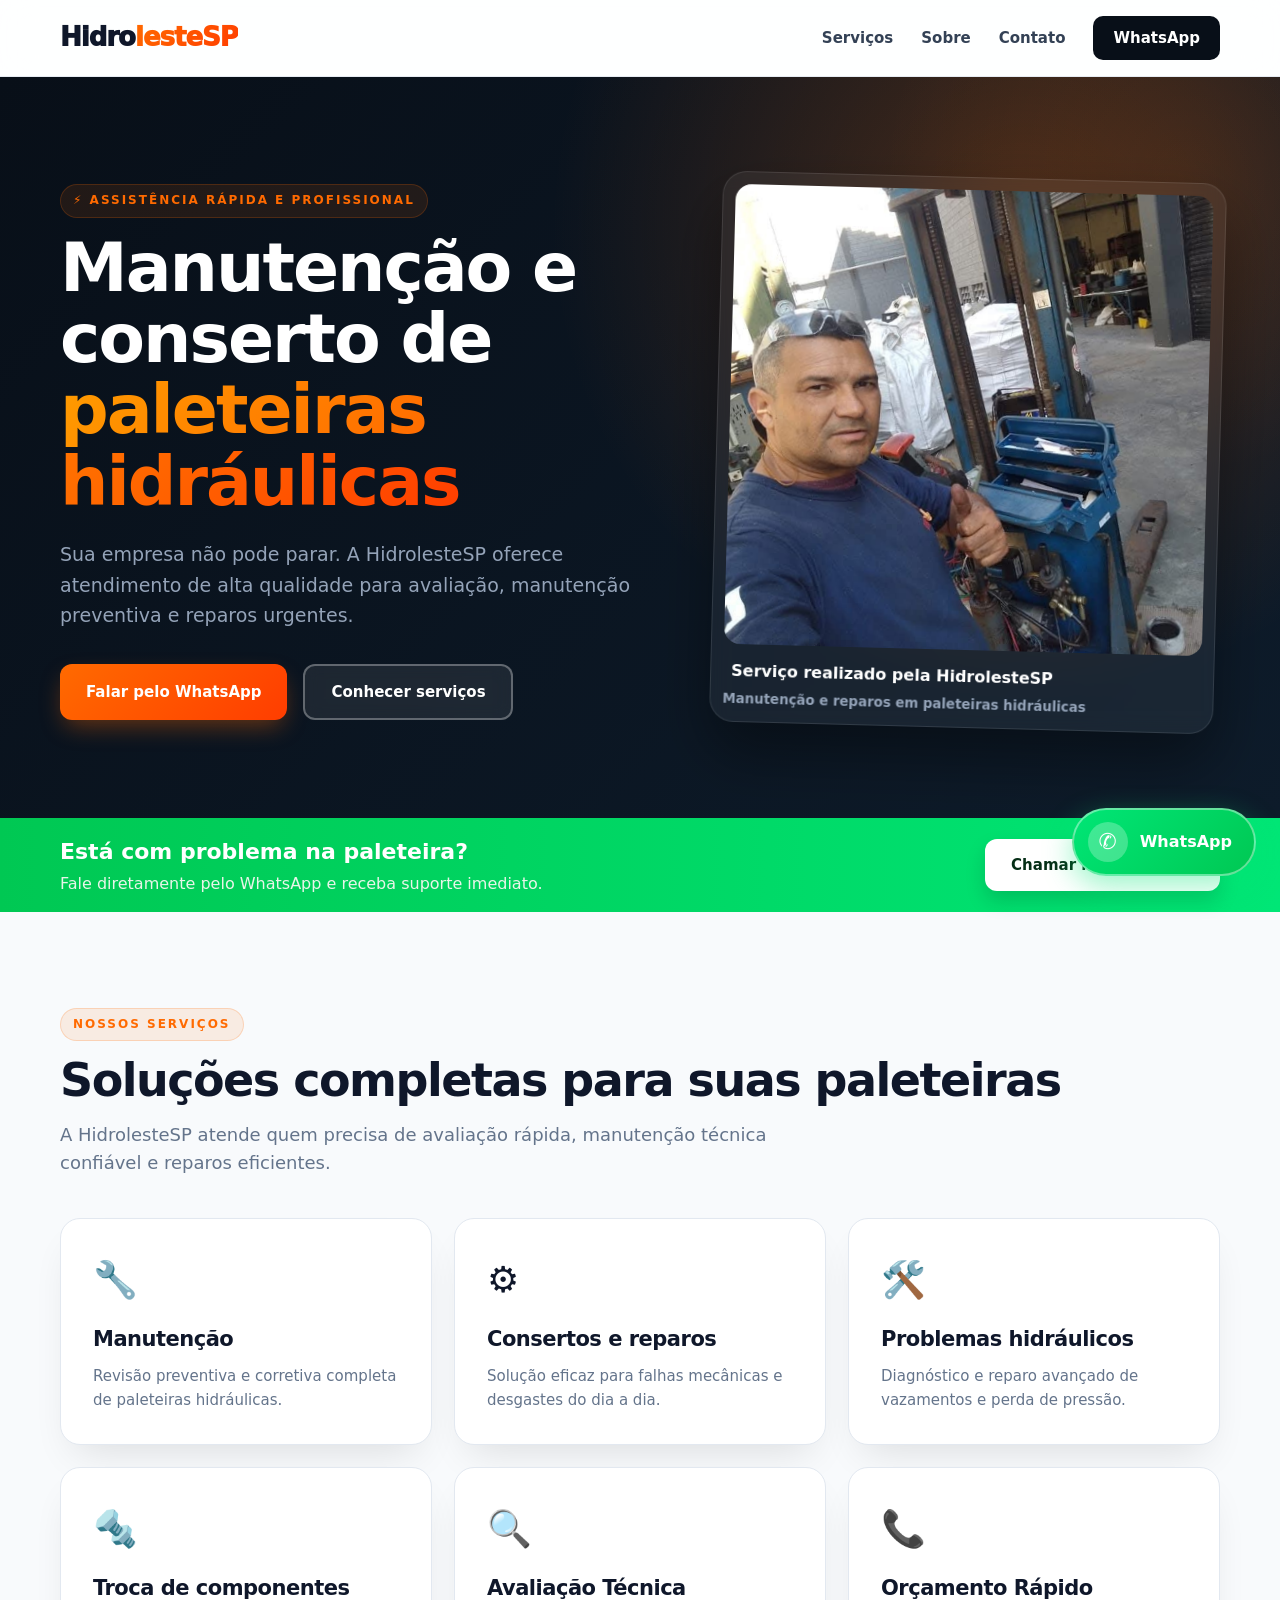
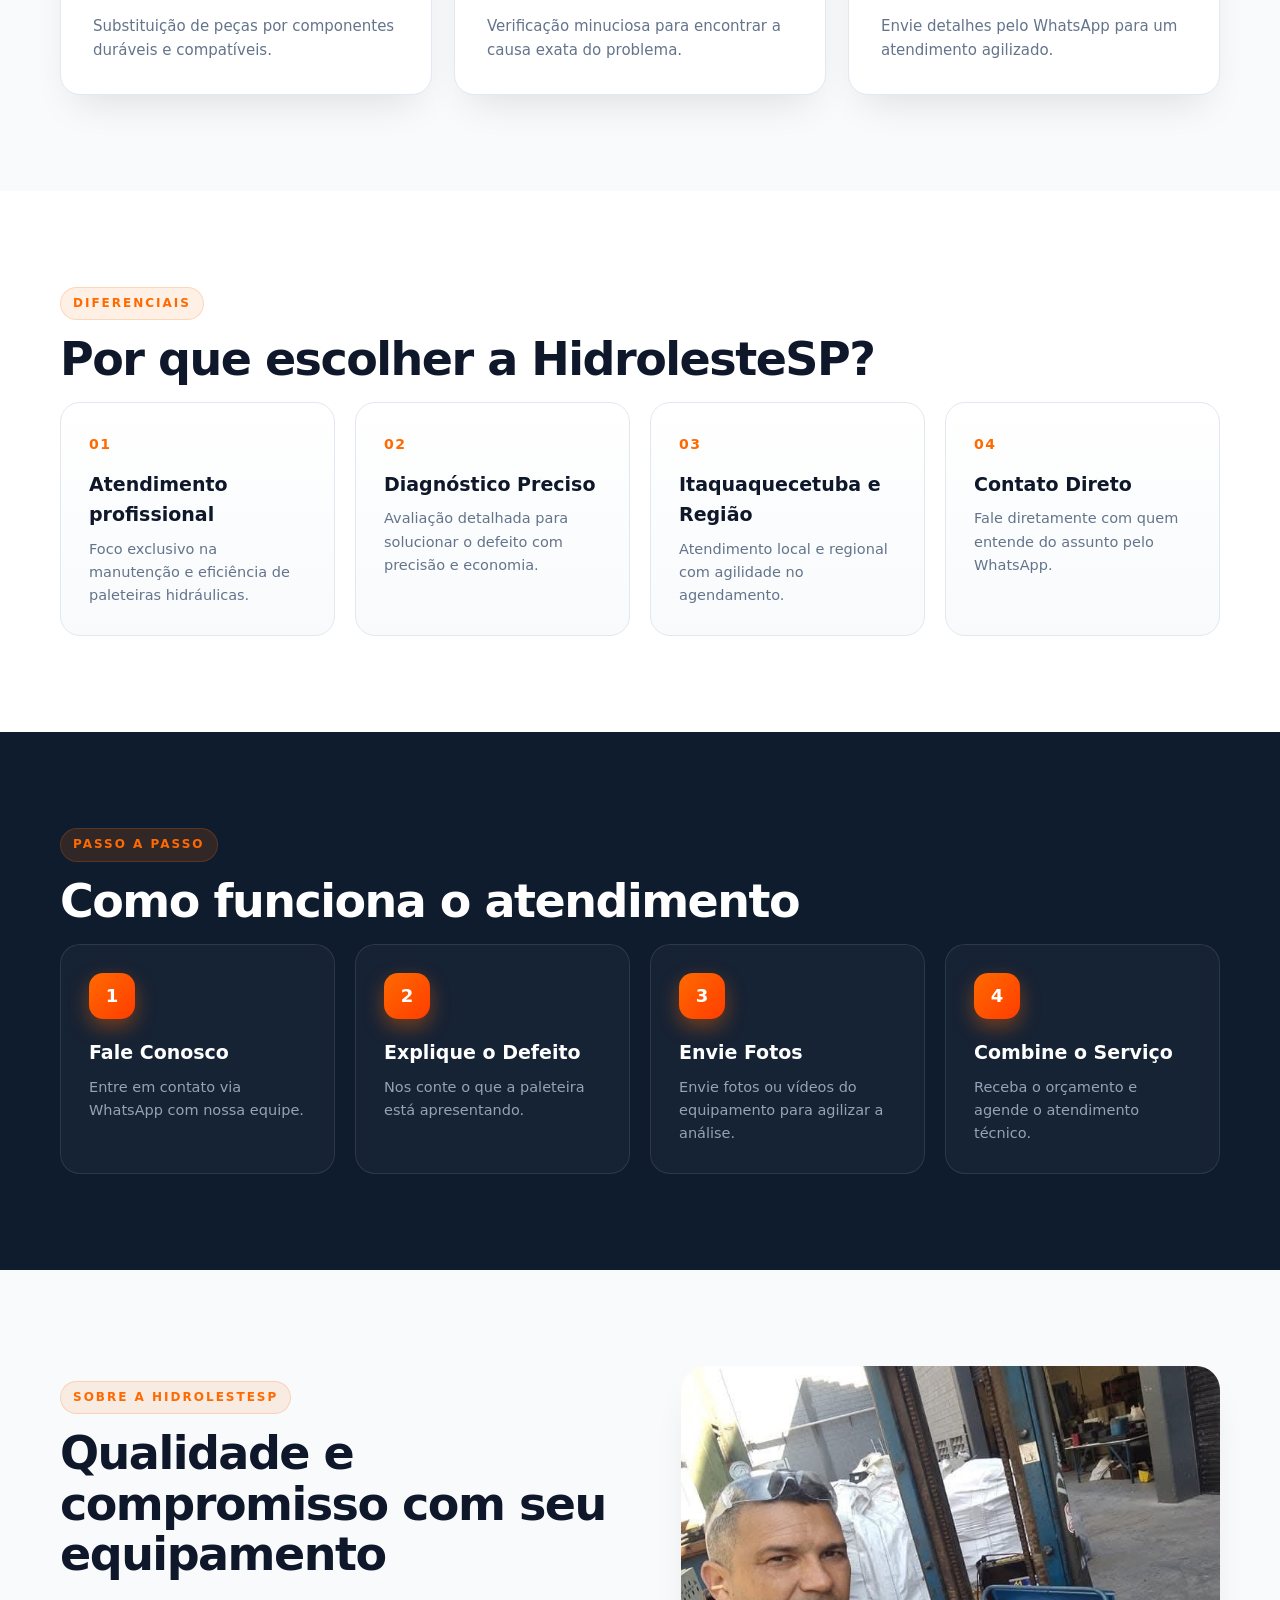
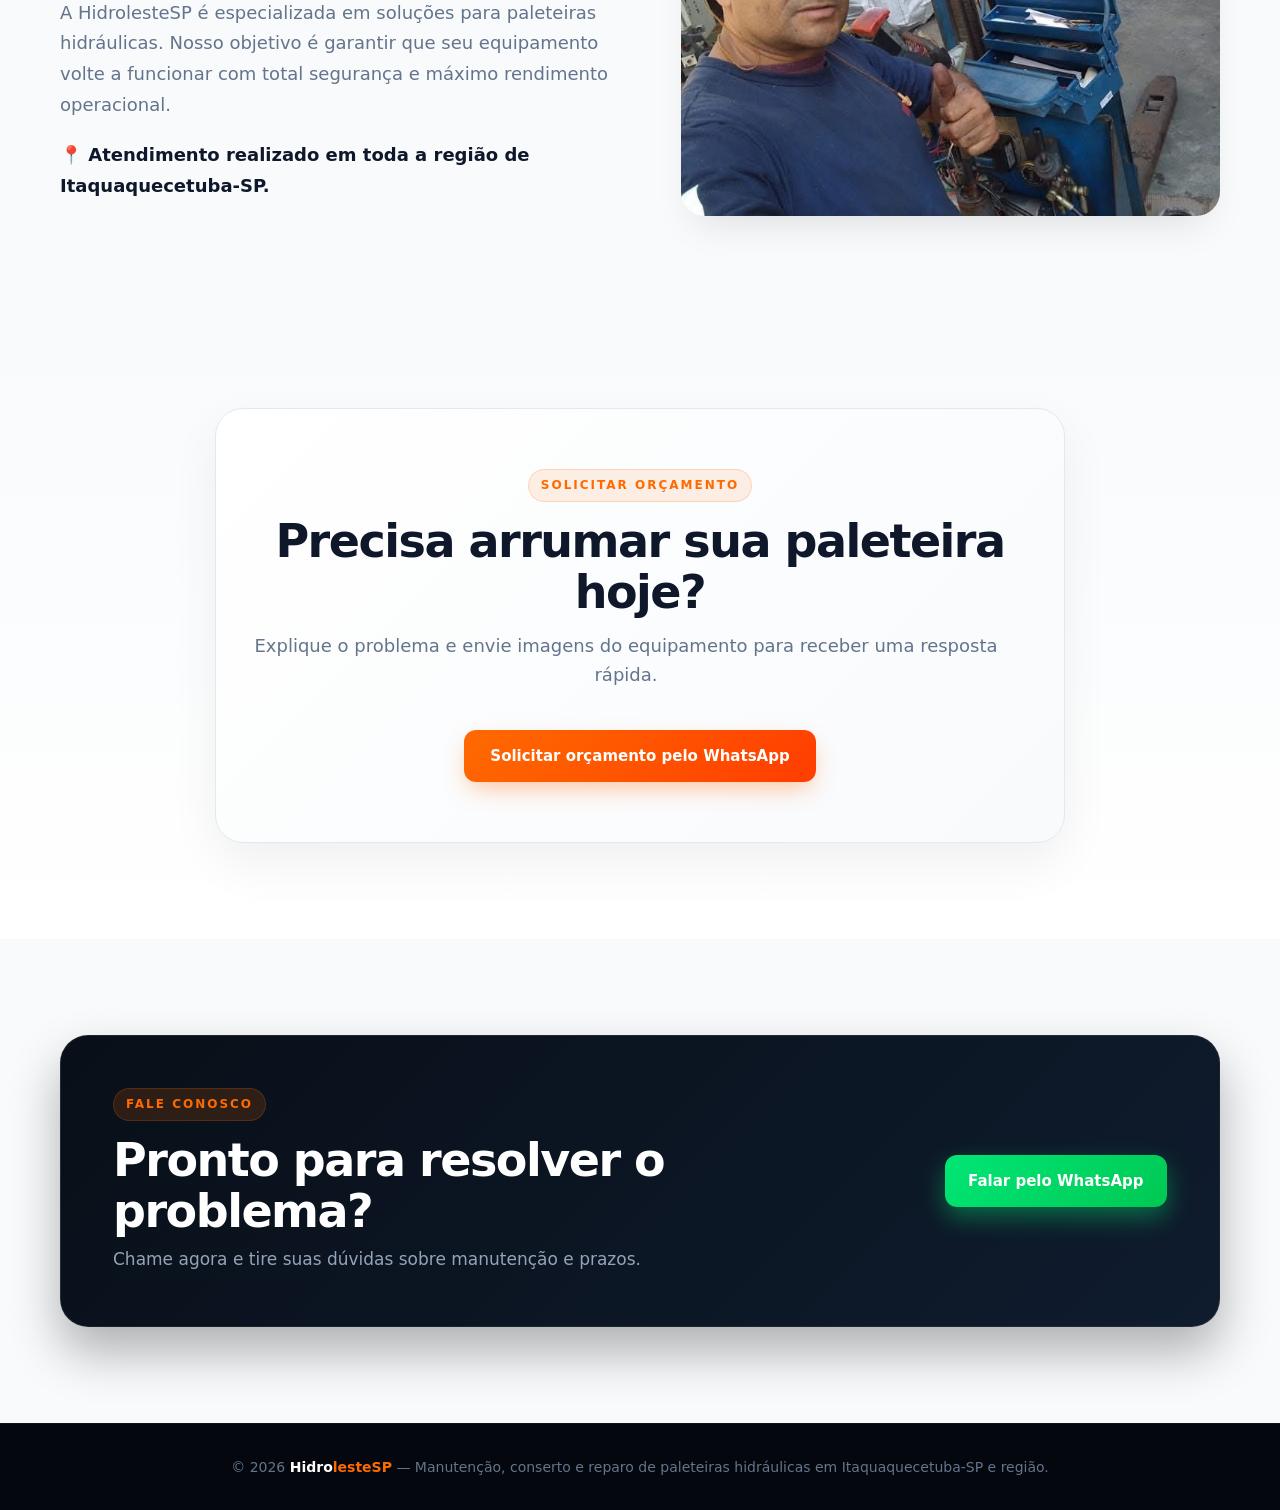
<file: index.html>
<!DOCTYPE html>
<html lang="pt-BR">
<head>
<meta charset="UTF-8">
<meta name="viewport" content="width=device-width, initial-scale=1.0">
<title>HidrolesteSP | Manutenção de Paleteiras Hidráulicas</title>
<meta name="description" content="HidrolesteSP oferece manutenção, conserto, reparos e avaliação de paleteiras hidráulicas em Itaquaquecetuba-SP e região.">
<style>
:root {
  --navy: #080f18;
  --navy2: #0f1c2e;
  --orange-neon: #ff6a00;
  --orange-bright: #ff3d00;
  --orange-glow: rgba(255, 106, 0, 0.4);
  --green-neon: #00e676;
  --green-glow: rgba(0, 230, 118, 0.4);
  --text: #0f172a;
  --muted: #64748b;
  --line: #e2e8f0;
  --bg: #f8fafc;
  --white: #ffffff;
  --shadow-lg: 0 20px 40px -15px rgba(0, 0, 0, 0.12);
  --shadow-glow: 0 10px 25px -5px var(--orange-glow);
}

*{box-sizing:border-box;margin:0;padding:0}
html{scroll-behavior:smooth}
body{font-family:Inter,ui-sans-serif,system-ui,-apple-system,"Segoe UI",Arial,sans-serif;color:var(--text);background:var(--bg);line-height:1.6;overflow-x:hidden}
a{text-decoration:none;color:inherit}
.container{width:min(1160px,92%);margin:auto}

/* HEADER */
header{position:sticky;top:0;z-index:50;background:rgba(255,255,255,.85);backdrop-filter:blur(16px);border-bottom:1px solid rgba(226,232,240,.8)}
.nav{height:76px;display:flex;align-items:center;justify-content:space-between}
.logo{font-size:26px;font-weight:950;letter-spacing:-1px}
.logo span{background:linear-gradient(135deg, var(--orange-neon), var(--orange-bright));-webkit-background-clip:text;-webkit-text-fill-color:transparent}
nav{display:flex;align-items:center;gap:28px}
nav a{font-size:15px;font-weight:700;color:#334155;transition:color .2s}
nav a:hover{color:var(--orange-neon)}

/* BOTÕES E EFEITOS DE ANIMAÇÃO */
.btn {
  position: relative;
  display: inline-flex;
  align-items: center;
  justify-content: center;
  padding: 14px 26px;
  border-radius: 12px;
  font-weight: 800;
  font-size: 15px;
  overflow: hidden;
  transition: all 0.3s cubic-bezier(0.4, 0, 0.2, 1);
  cursor: pointer;
  border: none;
  z-index: 1;
}

/* Efeito Shimmer (Luz Passante) nos Botoes */
.btn::after {
  content: "";
  position: absolute;
  top: -50%;
  left: -60%;
  width: 40%;
  height: 200%;
  background: linear-gradient(60deg, transparent, rgba(255, 255, 255, 0.4), transparent);
  transform: rotate(30deg);
  transition: all 0.6s ease;
}

.btn:hover::after {
  left: 130%;
}

.btn:hover {
  transform: translateY(-3px) scale(1.02);
}

.btn:active {
  transform: translateY(-1px) scale(0.99);
}

.primary {
  background: linear-gradient(135deg, var(--orange-neon), var(--orange-bright));
  color: #fff;
  box-shadow: 0 10px 25px -5px var(--orange-glow);
}

.primary:hover {
  box-shadow: 0 15px 35px -5px var(--orange-glow), 0 0 15px rgba(255, 106, 0, 0.5);
}

.outline {
  border: 2px solid rgba(255, 255, 255, 0.3);
  color: #fff;
  background: rgba(255, 255, 255, 0.08);
  backdrop-filter: blur(8px);
}

.outline:hover {
  background: rgba(255, 255, 255, 0.2);
  border-color: #fff;
  box-shadow: 0 10px 25px rgba(255, 255, 255, 0.1);
}

.nav-cta {
  background: var(--navy);
  color: #fff!important;
  padding: 10px 20px;
  border-radius: 10px;
}
.nav-cta:hover {
  background: var(--orange-neon);
  box-shadow: 0 8px 20px var(--orange-glow);
}

/* HERO SECTION */
.hero{position:relative;overflow:hidden;color:#fff;background:radial-gradient(circle at 80% 20%, rgba(255,106,0,0.25), transparent 40%), linear-gradient(135deg, var(--navy) 0%, #0d1b2a 100%);padding:100px 0 90px}
.hero:after{content:"";position:absolute;width:600px;height:600px;background:radial-gradient(circle, rgba(255,106,0,0.1) 0%, transparent 70%);right:-200px;top:-200px;pointer-events:none}
.hero-grid{display:grid;grid-template-columns:1.08fr .92fr;gap:64px;align-items:center;position:relative;z-index:1}
.tag{display:inline-block;font-size:12px;letter-spacing:2px;font-weight:900;color:var(--orange-neon);text-transform:uppercase;margin-bottom:14px;background:rgba(255,106,0,0.1);padding:6px 12px;border-radius:30px;border:1px solid rgba(255,106,0,0.2)}
.hero h1{font-size:clamp(42px,5.5vw,68px);line-height:1.05;letter-spacing:-2px;margin-bottom:22px;font-weight:900}
.hero h1 strong{background:linear-gradient(135deg, #ff9d00, var(--orange-bright));-webkit-background-clip:text;-webkit-text-fill-color:transparent}
.lead{font-size:19px;color:#94a3b8;max-width:650px}
.buttons{display:flex;gap:16px;margin-top:34px;flex-wrap:wrap}

.photo{background:rgba(255,255,255,0.05);padding:12px;border-radius:24px;color:var(--text);font-weight:850;box-shadow:0 30px 60px rgba(0,0,0,0.4);border:1px solid rgba(255,255,255,0.1);backdrop-filter:blur(10px);transform:rotate(1.5deg);transition:transform 0.4s ease}
.photo:hover{transform:rotate(0deg) scale(1.01)}
.photo img{width:100%;height:460px;object-fit:cover;object-position:center;border-radius:16px;display:block}
.photo div{padding:14px 8px 2px;color:#fff;font-size:16px}
.photo small{display:block;color:#94a3b8;font-weight:600;margin-top:2px}

/* QUICK CONTACT BAR */
.quick-contact{background:linear-gradient(90deg, #00c853, var(--green-neon));color:#fff;box-shadow:0 10px 30px rgba(0,230,118,0.3)}
.quick-contact .container{min-height:94px;display:flex;align-items:center;justify-content:space-between;gap:20px;padding:15px 0}
.quick-contact strong{display:block;font-size:22px;font-weight:900}
.quick-contact span{display:block;margin-top:2px;color:#e8f5e9;font-weight:500}
.quick-contact .btn{background:#fff;color:#052e16;box-shadow:0 10px 20px rgba(0,0,0,0.15)}
.quick-contact .btn:hover{background:#f0fdf4;box-shadow:0 15px 30px rgba(0,0,0,0.25)}

/* SECTIONS */
.section{padding:96px 0}
.section h2{font-size:clamp(32px,4vw,46px);line-height:1.1;letter-spacing:-1.5px;margin-bottom:18px;font-weight:900}
.intro{max-width:760px;color:var(--muted);font-size:18px;margin:-3px 0 40px}

/* CARDS E SERVIÇOS */
.services{background:var(--bg)}
.cards{display:grid;grid-template-columns:repeat(3,1fr);gap:22px}
.card{position:relative;background:#fff;border:1px solid var(--line);border-radius:20px;padding:32px;min-height:210px;box-shadow:var(--shadow-lg);transition:all 0.35s cubic-bezier(0.4,0,0.2,1);overflow:hidden}
.card:before{content:"";position:absolute;left:0;top:0;width:100%;height:4px;background:linear-gradient(90deg, var(--orange-neon), var(--orange-bright));opacity:0;transition:opacity 0.3s}
.card:hover{transform:translateY(-8px);box-shadow:0 25px 45px -10px rgba(0,0,0,0.1);border-color:transparent}
.card:hover:before{opacity:1}
.card span{font-size:36px;display:block;margin-bottom:14px;transition:transform 0.3s}
.card:hover span{transform:scale(1.15) rotate(-5deg)}
.card h3{font-size:21px;margin-bottom:8px;letter-spacing:-0.5px;font-weight:800}
.card p{color:var(--muted);font-size:15px;line-height:1.6}

/* REASONS */
.reasons{background:#fff}
.reason-grid{display:grid;grid-template-columns:repeat(4,1fr);gap:20px}
.reason{padding:28px;border:1px solid var(--line);border-radius:20px;background:linear-gradient(180deg, #fff, #f8fafc);transition:transform 0.3s, border-color 0.3s}
.reason:hover{transform:translateY(-5px);border-color:var(--orange-neon)}
.reason b{color:var(--orange-neon);font-size:14px;letter-spacing:1.5px;font-weight:900}
.reason h3{font-size:19px;margin:12px 0 8px;font-weight:800}
.reason p{color:var(--muted);font-size:14.5px}

/* PROCESS SECTION */
.process{background:var(--navy2);color:#fff;position:relative}
.process .tag{color:var(--orange-neon);background:rgba(255,106,0,0.15)}
.process h2{color:#fff}
.process-grid{display:grid;grid-template-columns:repeat(4,1fr);gap:20px}
.step{border:1px solid rgba(255,255,255,0.1);background:rgba(255,255,255,0.03);backdrop-filter:blur(5px);border-radius:20px;padding:28px;transition:all 0.3s ease}
.step:hover{background:rgba(255,255,255,0.08);transform:translateY(-5px);border-color:rgba(255,106,0,0.5)}
.step b{display:flex;width:46px;height:46px;border-radius:14px;align-items:center;justify-content:center;background:linear-gradient(135deg, var(--orange-neon), var(--orange-bright));margin-bottom:18px;font-size:18px;color:#fff;box-shadow:0 8px 20px var(--orange-glow)}
.step h3{font-size:19px;margin-bottom:8px;font-weight:800}
.step p{color:#94a3b8;font-size:14.5px}

/* ABOUT */
.about{display:grid;grid-template-columns:1.02fr .98fr;gap:60px;align-items:center}
.about p:not(.tag){font-size:18px;color:var(--muted);max-width:700px;line-height:1.7}
.about img{width:100%;height:450px;object-fit:cover;border-radius:24px;box-shadow:var(--shadow-lg)}
.location{font-weight:850!important;color:var(--text)!important;margin-top:20px}

/* REQUEST BOX */
.request{text-align:center;background:linear-gradient(180deg, var(--bg), #fff)}
.request-box{max-width:850px;margin:auto;background:linear-gradient(135deg, #ffffff, #f8fafc);border:1px solid var(--line);border-radius:28px;padding:60px 30px;box-shadow:0 20px 50px rgba(0,0,0,0.06)}

/* CONTACT FOOTER CTA */
.contact{background:linear-gradient(135deg, var(--navy), var(--navy2));color:#fff;border-radius:28px;padding:52px;display:flex;justify-content:space-between;align-items:center;gap:30px;box-shadow:0 25px 50px rgba(0,0,0,0.3);border:1px solid rgba(255,255,255,0.08)}
.contact p:not(.tag){color:#94a3b8;font-size:17px}
.contact h2{margin-bottom:10px}

.whatsapp{
  background:linear-gradient(135deg, #00e676, #00c853);
  color:#fff;
  white-space:nowrap;
  box-shadow:0 10px 25px var(--green-glow);
}
.whatsapp:hover{
  box-shadow:0 15px 35px var(--green-glow), 0 0 20px rgba(0, 230, 118, 0.6);
}

footer{background:#04080e;color:#64748b;text-align:center;padding:32px;font-size:14px;border-top:1px solid rgba(255,255,255,0.05)}
.footer-brand{color:#fff;font-weight:900}
.footer-brand span{color:var(--orange-neon)}

/* WHATSAPP FLOAT + PULSE ANIMATION */
.whatsapp-float{
  position:fixed;
  right:24px;
  bottom:24px;
  z-index:60;
  background:linear-gradient(135deg, #00e676, #00c853);
  color:#fff;
  border:2px solid rgba(255,255,255,0.4);
  border-radius:999px;
  padding:12px 22px 12px 14px;
  font-weight:900;
  box-shadow:0 10px 30px rgba(0,230,118,0.4);
  display:flex;
  align-items:center;
  gap:12px;
  transition:all 0.3s ease;
  animation: pulse-glow 2s infinite;
}

@keyframes pulse-glow {
  0% {
    box-shadow: 0 0 0 0 rgba(0, 230, 118, 0.7);
  }
  70% {
    box-shadow: 0 0 0 16px rgba(0, 230, 118, 0);
  }
  100% {
    box-shadow: 0 0 0 0 rgba(0, 230, 118, 0);
  }
}

.whatsapp-float .wa-icon{
  width:40px;
  height:40px;
  border-radius:50%;
  display:flex;
  align-items:center;
  justify-content:center;
  background:rgba(255,255,255,0.25);
  font-size:22px;
}
.whatsapp-float:hover{
  transform:translateY(-5px) scale(1.05);
}

/* RESPONSIVIDADE */
@media(max-width:850px){
  nav a:not(.nav-cta){display:none}
  .hero{padding:70px 0}
  .hero-grid,.about{grid-template-columns:1fr}
  .photo{transform:none}
  .photo img{height:380px}
  .cards{grid-template-columns:1fr 1fr}
  .reason-grid,.process-grid{grid-template-columns:1fr 1fr}
  .contact{flex-direction:column;align-items:flex-start}
  .section{padding:70px 0}
}
@media(max-width:560px){
  .nav{height:68px}
  .logo{font-size:22px}
  .nav-cta{padding:9px 14px;font-size:13px}
  .hero h1{letter-spacing:-1px}
  .photo img{height:320px}
  .cards,.reason-grid,.process-grid{grid-template-columns:1fr}
  .quick-contact .container{padding:20px 0;flex-direction:column;align-items:flex-start}
  .quick-contact .btn{width:100%}
  .request-box{padding:40px 20px}
  .contact{padding:32px 20px}
  .whatsapp-float{right:16px;bottom:16px;padding:8px 16px 8px 10px}
  .whatsapp-float .wa-icon{width:34px;height:34px;font-size:18px}
}
</style>
</head>
<body>

<header><div class="container nav">
<div class="logo">Hidro<span>lesteSP</span></div>
<nav>
  <a href="#servicos">Serviços</a>
  <a href="#sobre">Sobre</a>
  <a href="#contato">Contato</a>
  <a class="btn nav-cta" href="https://wa.me/5511939559739?text=Ol%C3%A1%20HidrolesteSP%2C%20gostaria%20de%20solicitar%20atendimento." target="_blank" rel="noopener">WhatsApp</a>
</nav>
</div></header>

<section class="hero"><div class="container hero-grid">
<div>
<span class="tag">⚡ ASSISTÊNCIA RÁPIDA E PROFISSIONAL</span>
<h1>Manutenção e conserto de <strong>paleteiras hidráulicas</strong></h1>
<p class="lead">Sua empresa não pode parar. A HidrolesteSP oferece atendimento de alta qualidade para avaliação, manutenção preventiva e reparos urgentes.</p>
<div class="buttons">
  <a class="btn primary" href="https://wa.me/5511939559739?text=Ol%C3%A1%20HidrolesteSP%2C%20estou%20com%20um%20problema%20em%20uma%20paleteira%20hidr%C3%A1ulica%20e%20gostaria%20de%20solicitar%20atendimento." target="_blank" rel="noopener">Falar pelo WhatsApp</a>
  <a class="btn outline" href="#servicos">Conhecer serviços</a>
</div>
</div>
<div class="photo">
  <img src="foto-servico.jpg" alt="Serviço realizado pela HidrolesteSP">
  <div>Serviço realizado pela HidrolesteSP</div>
  <small>Manutenção e reparos em paleteiras hidráulicas</small>
</div>
</div></section>

<section class="quick-contact"><div class="container">
<div>
  <strong>Está com problema na paleteira?</strong>
  <span>Fale diretamente pelo WhatsApp e receba suporte imediato.</span>
</div>
<a class="btn" href="https://wa.me/5511939559739?text=Ol%C3%A1%20HidrolesteSP%2C%20estou%20com%20um%20problema%20em%20uma%20paleteira%20hidr%C3%A1ulica%20e%20gostaria%20de%20solicitar%20atendimento." target="_blank" rel="noopener">Chamar no WhatsApp</a>
</div></section>

<section id="servicos" class="section services"><div class="container">
<span class="tag">NOSSOS SERVIÇOS</span>
<h2>Soluções completas para suas paleteiras</h2>
<p class="intro">A HidrolesteSP atende quem precisa de avaliação rápida, manutenção técnica confiável e reparos eficientes.</p>
<div class="cards">
<div class="card"><span>🔧</span><h3>Manutenção</h3><p>Revisão preventiva e corretiva completa de paleteiras hidráulicas.</p></div>
<div class="card"><span>⚙️</span><h3>Consertos e reparos</h3><p>Solução eficaz para falhas mecânicas e desgastes do dia a dia.</p></div>
<div class="card"><span>🛠️</span><h3>Problemas hidráulicos</h3><p>Diagnóstico e reparo avançado de vazamentos e perda de pressão.</p></div>
<div class="card"><span>🔩</span><h3>Troca de componentes</h3><p>Substituição de peças por componentes duráveis e compatíveis.</p></div>
<div class="card"><span>🔍</span><h3>Avaliação Técnica</h3><p>Verificação minuciosa para encontrar a causa exata do problema.</p></div>
<div class="card"><span>📞</span><h3>Orçamento Rápido</h3><p>Envie detalhes pelo WhatsApp para um atendimento agilizado.</p></div>
</div></div></section>

<section class="section reasons"><div class="container">
<span class="tag">DIFERENCIAIS</span>
<h2>Por que escolher a HidrolesteSP?</h2>
<div class="reason-grid">
<div class="reason"><b>01</b><h3>Atendimento profissional</h3><p>Foco exclusivo na manutenção e eficiência de paleteiras hidráulicas.</p></div>
<div class="reason"><b>02</b><h3>Diagnóstico Preciso</h3><p>Avaliação detalhada para solucionar o defeito com precisão e economia.</p></div>
<div class="reason"><b>03</b><h3>Itaquaquecetuba e Região</h3><p>Atendimento local e regional com agilidade no agendamento.</p></div>
<div class="reason"><b>04</b><h3>Contato Direto</h3><p>Fale diretamente com quem entende do assunto pelo WhatsApp.</p></div>
</div></div></section>

<section class="section process"><div class="container">
<span class="tag">PASSO A PASSO</span>
<h2>Como funciona o atendimento</h2>
<div class="process-grid">
<div class="step"><b>1</b><h3>Fale Conosco</h3><p>Entre em contato via WhatsApp com nossa equipe.</p></div>
<div class="step"><b>2</b><h3>Explique o Defeito</h3><p>Nos conte o que a paleteira está apresentando.</p></div>
<div class="step"><b>3</b><h3>Envie Fotos</h3><p>Envie fotos ou vídeos do equipamento para agilizar a análise.</p></div>
<div class="step"><b>4</b><h3>Combine o Serviço</h3><p>Receba o orçamento e agende o atendimento técnico.</p></div>
</div></div></section>

<section id="sobre" class="section"><div class="container about">
<div>
  <span class="tag">SOBRE A HIDROLESTESP</span>
  <h2>Qualidade e compromisso com seu equipamento</h2>
  <p>A HidrolesteSP é especializada em soluções para paleteiras hidráulicas. Nosso objetivo é garantir que seu equipamento volte a funcionar com total segurança e máximo rendimento operacional.</p>
  <p class="location">📍 Atendimento realizado em toda a região de Itaquaquecetuba-SP.</p>
</div>
<img src="foto-servico.jpg" alt="HidrolesteSP trabalhando em uma paleteira">
</div></section>

<section class="section request"><div class="container"><div class="request-box">
<span class="tag">SOLICITAR ORÇAMENTO</span>
<h2>Precisa arrumar sua paleteira hoje?</h2>
<p class="intro">Explique o problema e envie imagens do equipamento para receber uma resposta rápida.</p>
<a class="btn primary" href="https://wa.me/5511939559739?text=Ol%C3%A1%20HidrolesteSP%2C%20gostaria%20de%20solicitar%20atendimento%20para%20minha%20paleteira%20hidr%C3%A1ulica.%20O%20problema%20%C3%A9%3A%20" target="_blank" rel="noopener">Solicitar orçamento pelo WhatsApp</a>
</div></div></section>

<section id="contato" class="section"><div class="container contact">
<div>
  <span class="tag" style="color:var(--orange-neon); background:rgba(255,106,0,0.15)">FALE CONOSCO</span>
  <h2>Pronto para resolver o problema?</h2>
  <p>Chame agora e tire suas dúvidas sobre manutenção e prazos.</p>
</div>
<a class="btn whatsapp" href="https://wa.me/5511939559739?text=Ol%C3%A1%20HidrolesteSP%2C%20estou%20com%20um%20problema%20em%20uma%20paleteira%20hidr%C3%A1ulica%20e%20gostaria%20de%20solicitar%20atendimento." target="_blank" rel="noopener">Falar pelo WhatsApp</a>
</div></section>

<footer>© 2026 <span class="footer-brand">Hidro<span>lesteSP</span></span> — Manutenção, conserto e reparo de paleteiras hidráulicas em Itaquaquecetuba-SP e região.</footer>

<a class="whatsapp-float" href="https://wa.me/5511939559739?text=Ol%C3%A1%20HidrolesteSP%2C%20estou%20com%20um%20problema%20em%20uma%20paleteira%20hidr%C3%A1ulica%20e%20gostaria%20de%20solicitar%20atendimento." target="_blank" rel="noopener" aria-label="Falar com a HidrolesteSP pelo WhatsApp">
  <span class="wa-icon">✆</span>
  <span>WhatsApp</span>
</a>

</body>
</html>
</file>
